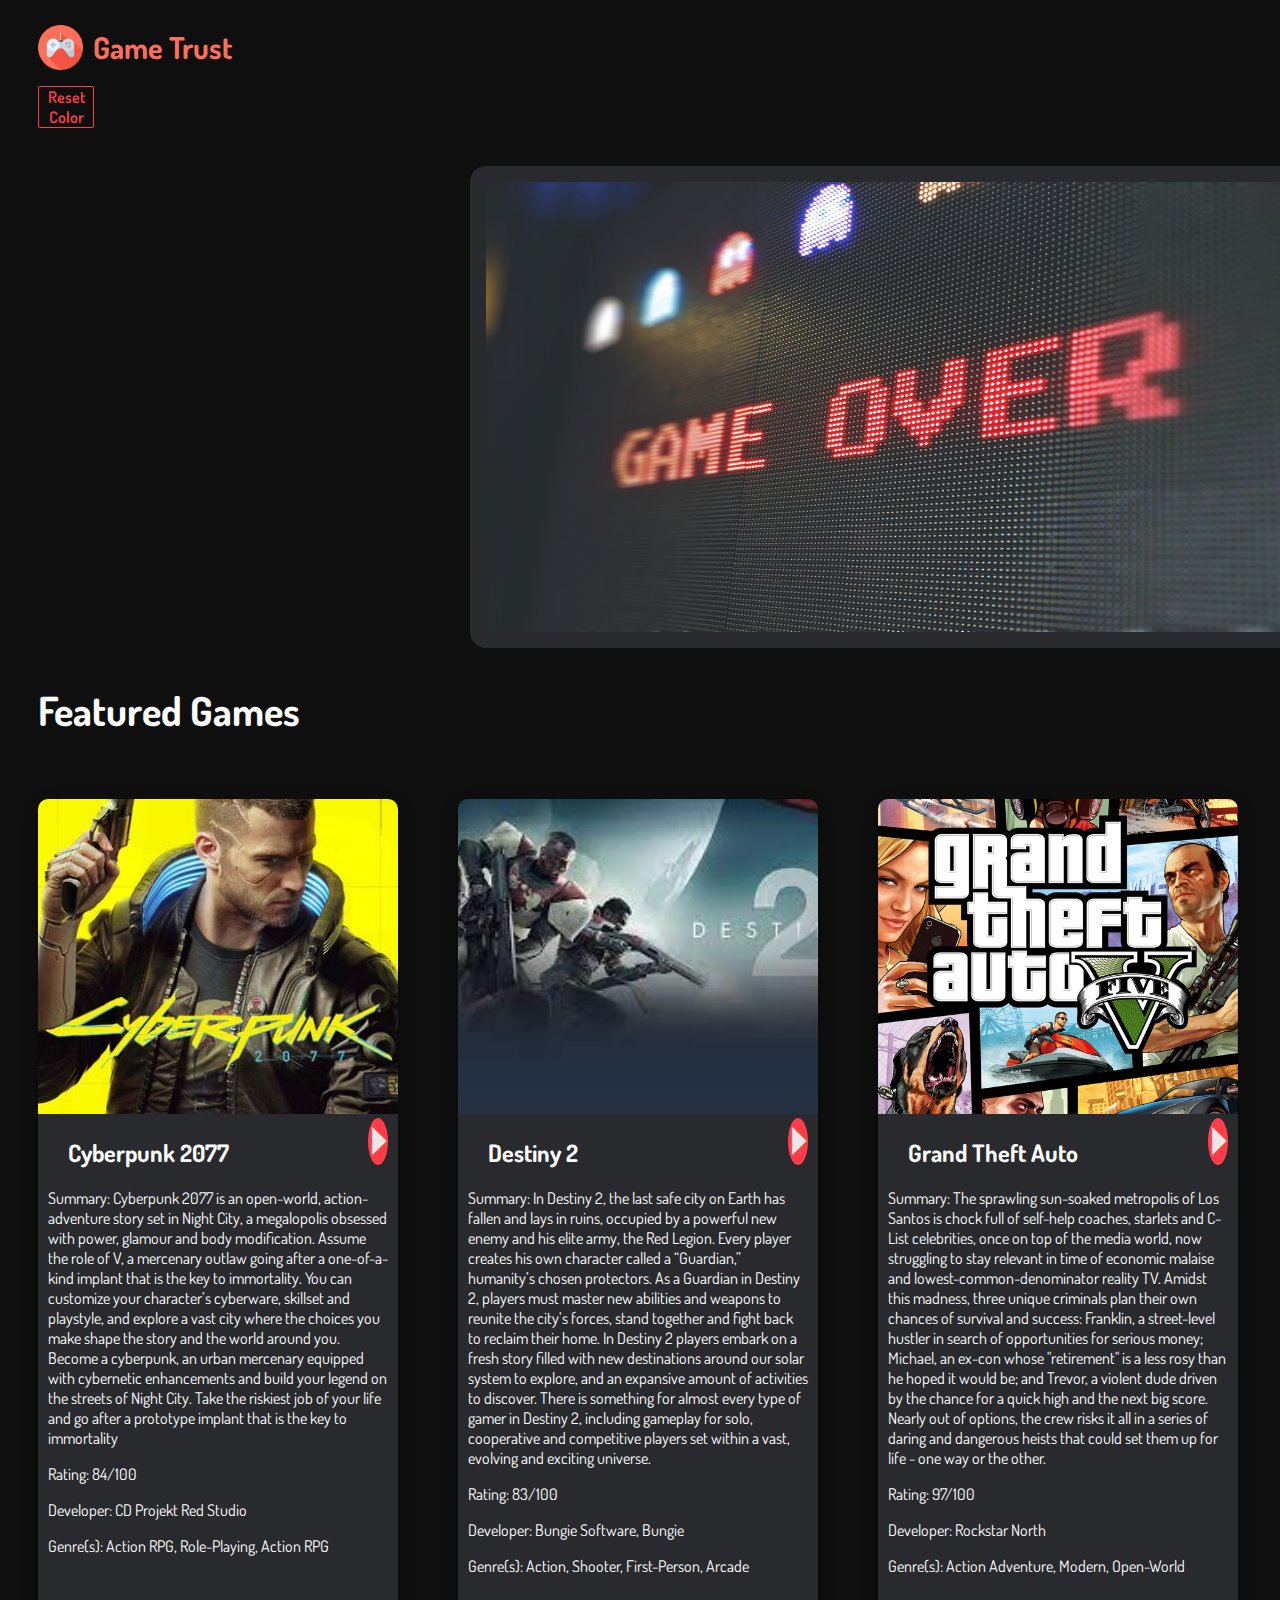
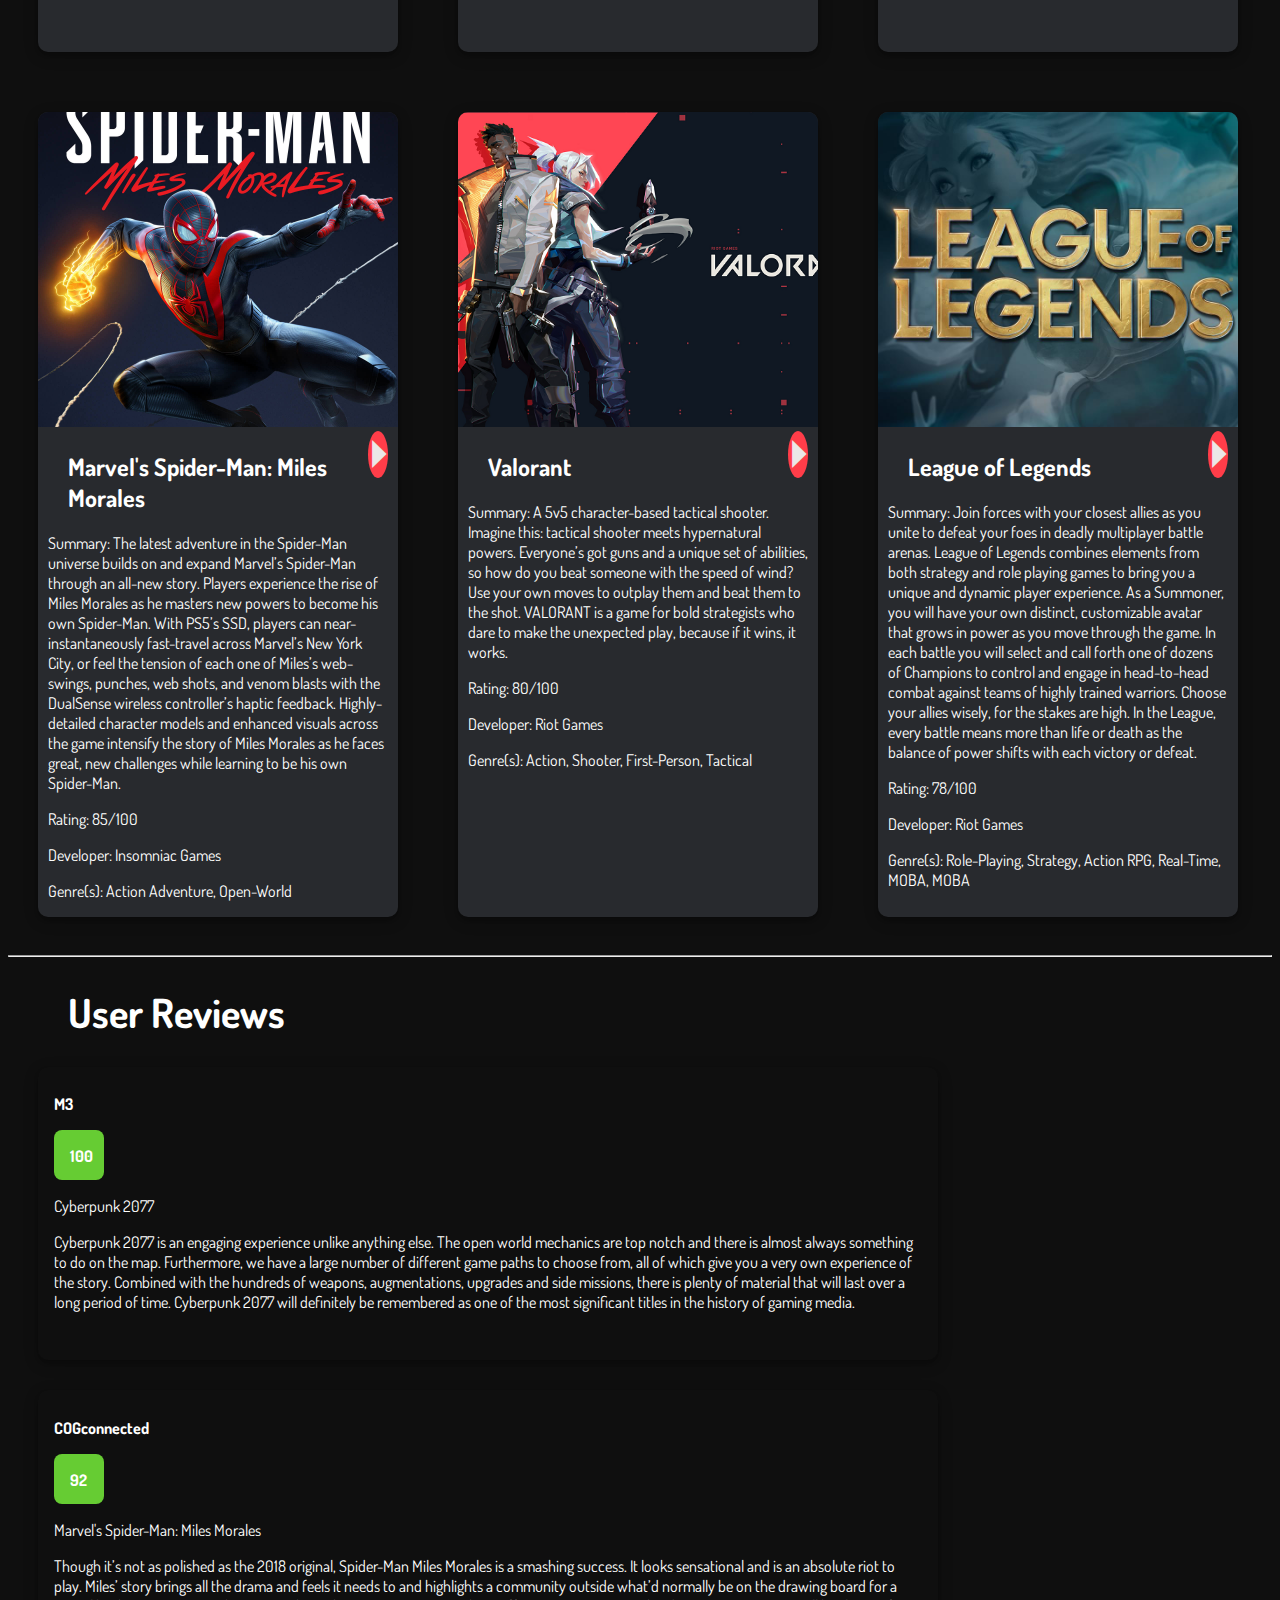
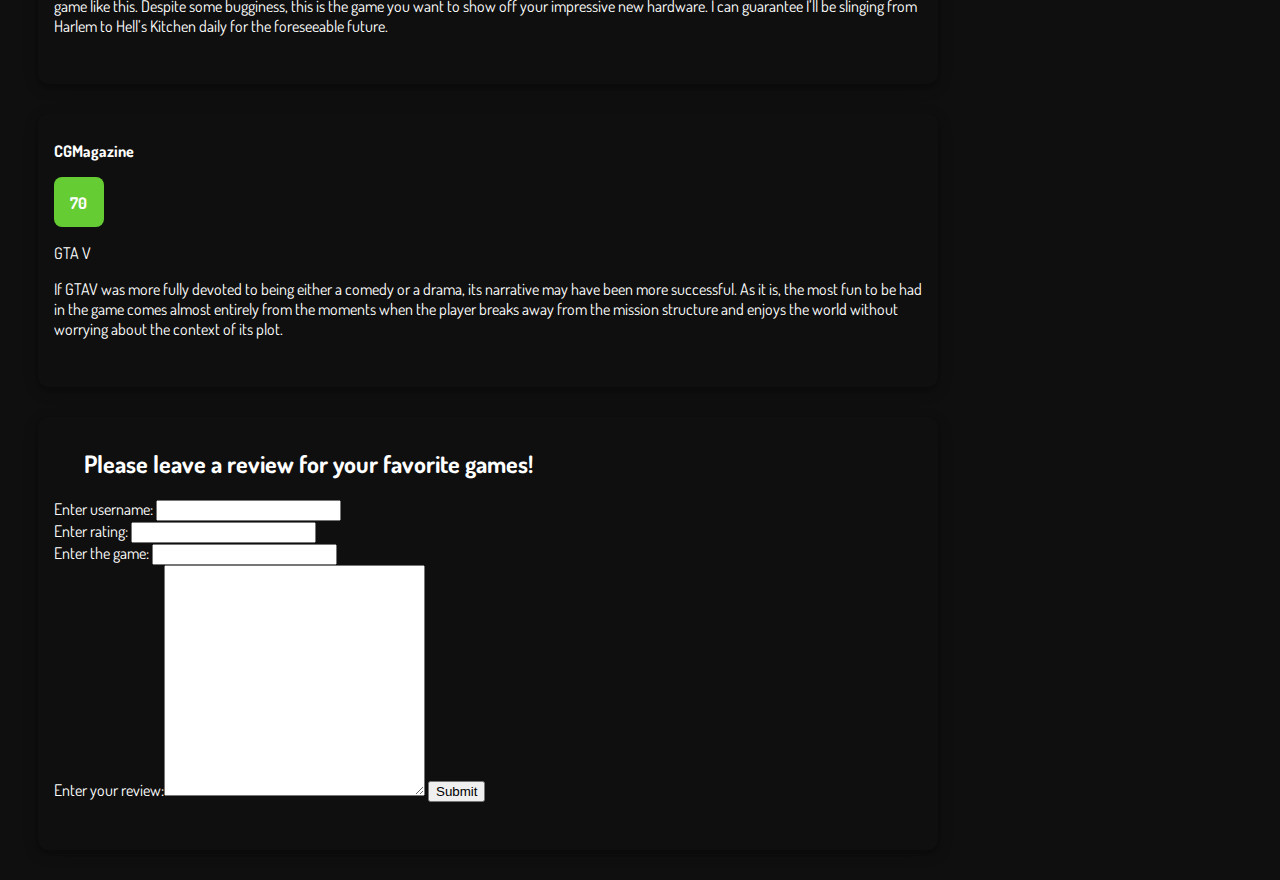
<file: Lab_06/index.html>
<!DOCTYPE html>
<html lang="en">
<head>
    <meta charset="UTF-8">
    <meta http-equiv="X-UA-Compatible" content="IE=edge">
    <meta name="viewport" content="width=device-width, initial-scale=1.0">
    <title>Game Trust</title>
    <link rel="icon" href="game-controller.png">
    <link rel="stylesheet" href="style.css">

    <link rel="preconnect" href="https://fonts.googleapis.com">
    <link rel="preconnect" href="https://fonts.gstatic.com" crossorigin>
    <link href="https://fonts.googleapis.com/css2?family=Dosis:wght@200;300;400;500;600;700;800&family=Teko:wght@300;400;500;600;700&display=swap" rel="stylesheet">

</head>
<body onload="changeBackgroundColor()">
    <!--<div>Icons made by <a href="https://www.flaticon.com/authors/good-ware" title="Good Ware">Good Ware</a> from <a href="https://www.flaticon.com/" title="Flaticon">www.flaticon.com</a></div>-->
<div class="nav-logo">
        <div class="img-logo">
        <img src="game-controller.png" alt="" id="logo">
        <h1>Game Trust</h1>       
 </div>
       </div> 
       <div><a id="reset-color">Reset Color</a></div>

       <div id="partner-container">
        <div id="my-partner">
            <img src="partner-cover.jpg" alt="">
            <div class="overlay">
                <div class="text"><a href="https://cquinn21.github.io/lab4/">Checkout More Games Here</a> </div>
              </div>
        </div>
    </div>
   
    <h2 id="featured-heading">Featured Games</h2>
    <div class="featured-games">
 
        <div class="game_card"><img src="cyberpunk-2077.jpeg" alt="">
            <div class="button_container"><a href="https://www.youtube.com/watch?v=UnA7tepsc7s" target="_blank" rel="noopener noreferrer">&#x23F5</a>
            </div>
            <h2>Cyberpunk 2077</h2>
            <p>Summary: Cyberpunk 2077 is an open-world, action-adventure story set in Night City, a megalopolis obsessed with power, glamour and body modification. Assume the role of V, a mercenary outlaw going after a one-of-a-kind implant that is the key to immortality. You can customize your character’s cyberware, skillset and playstyle, and explore a vast city where the choices you make shape the story and the world around you. Become a cyberpunk, an urban mercenary equipped with cybernetic enhancements and build your legend on the streets of Night City. Take the riskiest job of your life and go after a prototype implant that is the key to immortality</p>
            <p>Rating: 84/100</p>
            <p>Developer: CD Projekt Red Studio</p>
            <p>Genre(s): Action RPG, Role-Playing, Action RPG</p>
        </div>
        

        <div class="game_card">
            <img src="destiny-2.jpg" alt="">
            <div class="button_container"><a href="https://www.youtube.com/watch?v=hdWkpbPTpmE" target="_blank" rel="noopener noreferrer">&#x23F5</a><!-- <button>&#x23F5</button> --></div>
            <h2>Destiny 2</h2>
            <p>Summary: In Destiny 2, the last safe city on Earth has fallen and lays in ruins, occupied by a powerful new enemy and his elite army, the Red Legion. Every player creates his own character called a “Guardian,” humanity’s chosen protectors. As a Guardian in Destiny 2, players must master new abilities and weapons to reunite the city’s forces, stand together and fight back to reclaim their home. In Destiny 2 players embark on a fresh story filled with new destinations around our solar system to explore, and an expansive amount of activities to discover. There is something for almost every type of gamer in Destiny 2, including gameplay for solo, cooperative and competitive players set within a vast, evolving and exciting universe.</p>
            <p>Rating: 83/100</p>
            <p>Developer: Bungie Software, Bungie</p>
            <p>Genre(s): Action, Shooter, First-Person, Arcade</p>  
        </div>
        
        <div class="game_card">
            <img src="gtv-v.jpg" alt="">
            <div class="button_container"><a href="https://www.youtube.com/watch?v=QkkoHAzjnUs" target="_blank" rel="noopener noreferrer">&#x23F5</a></div>
            <h2>Grand Theft Auto</h2>
            <p>Summary: The sprawling sun-soaked metropolis of Los Santos is chock full of self-help coaches, starlets and C-List celebrities, once on top of the media world, now struggling to stay relevant in time of economic malaise and lowest-common-denominator reality TV. Amidst this madness, three unique criminals plan their own chances of survival and success: Franklin, a street-level hustler in search of opportunities for serious money; Michael, an ex-con whose "retirement" is a less rosy than he hoped it would be; and Trevor, a violent dude driven by the chance for a quick high and the next big score. Nearly out of options, the crew risks it all in a series of daring and dangerous heists that could set them up for life - one way or the other.</p>
            <p>Rating: 97/100</p>
            <p>Developer: Rockstar North</p>
            <p>Genre(s): Action Adventure, Modern, Open-World</p>
        </div>
        
        <div class="game_card">
            <img src="skyrim.jpg" alt="">
            <div class="button_container"><a href="https://www.youtube.com/watch?v=JSRtYpNRoN0" target="_blank" rel="noopener noreferrer">&#x23F5</a></div>
            <h2>The Elder Scrolls V: Skyrim</h2>
            <p>Summary: The next chapter in the Elder Scrolls saga arrives from the Bethesda Game Studios. Skyrim reimagines the open-world fantasy epic, bringing to life a complete virtual world open for you to explore any way you choose. Play any type of character you can imagine, and do whatever you want; the legendary freedom of choice, storytelling, and adventure of The Elder Scrolls is realized like never before. Skyrim's new game engine brings to life a complete virtual world with rolling clouds, rugged mountains, bustling cities, lush fields, and ancient dungeons. Choose from hundreds of weapons, spells, and abilities. The new character system allows you to play any way you want and define yourself through your actions. Battle ancient dragons like you've never seen. As Dragonborn, learn their secrets and harness their power for yourself.</p>
            <p>Rating: 94/100</p>
            <p>Developer: Bethesda Game Studios</p>
            <p>Genre(s): Role-Playing, First-Person, First-Person, Western-Style</p>
        </div>
        
        <div class="game_card">
            <img src="spiderman-miles.jpg" alt="">
            <div class="button_container"><a href="https://www.youtube.com/watch?v=NTunTURbyUU" target="_blank" rel="noopener noreferrer">&#x23F5</a></div>
            <h2>Marvel's Spider-Man: Miles Morales</h2>
            <p>Summary: The latest adventure in the Spider-Man universe builds on and expand Marvel’s Spider-Man through an all-new story. Players experience the rise of Miles Morales as he masters new powers to become his own Spider-Man. With PS5’s SSD, players can near-instantaneously fast-travel across Marvel’s New York City, or feel the tension of each one of Miles’s web-swings, punches, web shots, and venom blasts with the DualSense wireless controller’s haptic feedback. Highly-detailed character models and enhanced visuals across the game intensify the story of Miles Morales as he faces great, new challenges while learning to be his own Spider-Man.</p>
            <p>Rating: 85/100 </p>
            <p>Developer: Insomniac Games</p>
            <p>Genre(s): Action Adventure, Open-World</p>
        </div>
        
        <div class="game_card">
            <img src="valorant.png" alt="">
            <div class="button_container"><a href="https://www.youtube.com/watch?v=e_E9W2vsRbQ" target="_blank" rel="noopener noreferrer">&#x23F5</a></div>
            <h2>Valorant</h2>
            <p>Summary: A 5v5 character-based tactical shooter. Imagine this: tactical shooter meets hypernatural powers. Everyone’s got guns and a unique set of abilities, so how do you beat someone with the speed of wind? Use your own moves to outplay them and beat them to the shot. VALORANT is a game for bold strategists who dare to make the unexpected play, because if it wins, it works.</p>
            <p>Rating: 80/100</p>
            <p>Developer: Riot Games</p>
            <p>Genre(s): Action, Shooter, First-Person, Tactical</p> 
        </div>


        <div class="game_card"> 
            <img src="League_of_Legends.jpg" alt="">
            <div class="button_container"><a href="https://www.youtube.com/watch?v=7O21Z6vgtmY" target="_blank" rel="noopener noreferrer">&#x23F5</a></div>
            <h2>League of Legends</h2>
            <p>Summary: Join forces with your closest allies as you unite to defeat your foes in deadly multiplayer battle arenas. League of Legends combines elements from both strategy and role playing games to bring you a unique and dynamic player experience. As a Summoner, you will have your own distinct, customizable avatar that grows in power as you move through the game. In each battle you will select and call forth one of dozens of Champions to control and engage in head-to-head combat against teams of highly trained warriors. Choose your allies wisely, for the stakes are high. In the League, every battle means more than life or death as the balance of power shifts with each victory or defeat.</p>
            <p>Rating: 78/100</p>
            <p>Developer: Riot Games</p>
            <p>Genre(s): Role-Playing, Strategy, Action RPG, Real-Time, MOBA, MOBA</p> 
        </div>
        
    </div>
    <hr>

    <h2 id="review_heading">User Reviews</h2>
    <div class="featured_reviews">

        <div class="review_card">
            <p class="username">M3</p>
            <div class="square_rating"><p class="rating">100</p></div>
            <p class="game">Cyberpunk 2077</p>
            <p class="review">Cyberpunk 2077 is an engaging experience unlike anything else. The open world mechanics are top notch and there is almost always something to do on the map. Furthermore, we have a large number of different game paths to choose from, all of which give you a very own experience of the story. Combined with the hundreds of weapons, augmentations, upgrades and side missions, there is plenty of material that will last over a long period of time. Cyberpunk 2077 will definitely be remembered as one of the most significant titles in the history of gaming media.</p>
        </div>

        <div class="review_card">
            <p class="username">COGconnected</p>
            <div class="square_rating"><p class="rating">92</p></div>
            <p class="game">Marvel's Spider-Man: Miles Morales</p>
            <p class="review">Though it’s not as polished as the 2018 original, Spider-Man Miles Morales is a smashing success. It looks sensational and is an absolute riot to play. Miles’ story brings all the drama and feels it needs to and highlights a community outside what’d normally be on the drawing board for a game like this. Despite some bugginess, this is the game you want to show off your impressive new hardware. I can guarantee I’ll be slinging from Harlem to Hell’s Kitchen daily for the foreseeable future.</p>
        </div>

        <div class="review_card">
            <p class="username">CGMagazine</p>
            <div class="square_rating"><p class="rating">70</p></div>
            <p class="game">GTA V</p>
            <p class="review">If GTAV was more fully devoted to being either a comedy or a drama, its narrative may have been more successful. As it is, the most fun to be had in the game comes almost entirely from the moments when the player breaks away from the mission structure and enjoys the world without worrying about the context of its plot.</p>
        </div>


    <div class="review_card">
    <form id="form">
        <h2>Please leave a review for your favorite games!</h2>
        Enter username: <input type="text" id ="user_username" >
        <br>
        Enter rating: <input type="number" id ="user_rating">
        <br>
        Enter the game: <input type="text" id ="user_game">
        <br>
        Enter your review:<textarea name="user_review" id="user_review" cols="30" rows="15"></textarea>
       
        <input type="button" onclick="showReview()" value="Submit" id="submit-btn"/>
        
    </form>
        <p><span class="username" id="display_username"></span></p>
        <p><span class="square_rating" id="display_rating"></span></p> 
        <p><span id="display_game"></span></p>
        <p><span id ="display_review"></span> </p>
    </div>

</div>

<script src="https://ajax.googleapis.com/ajax/libs/jquery/3.5.1/jquery.min.js"></script>
<script src="app.js"></script>

</body>
</html>
</file>
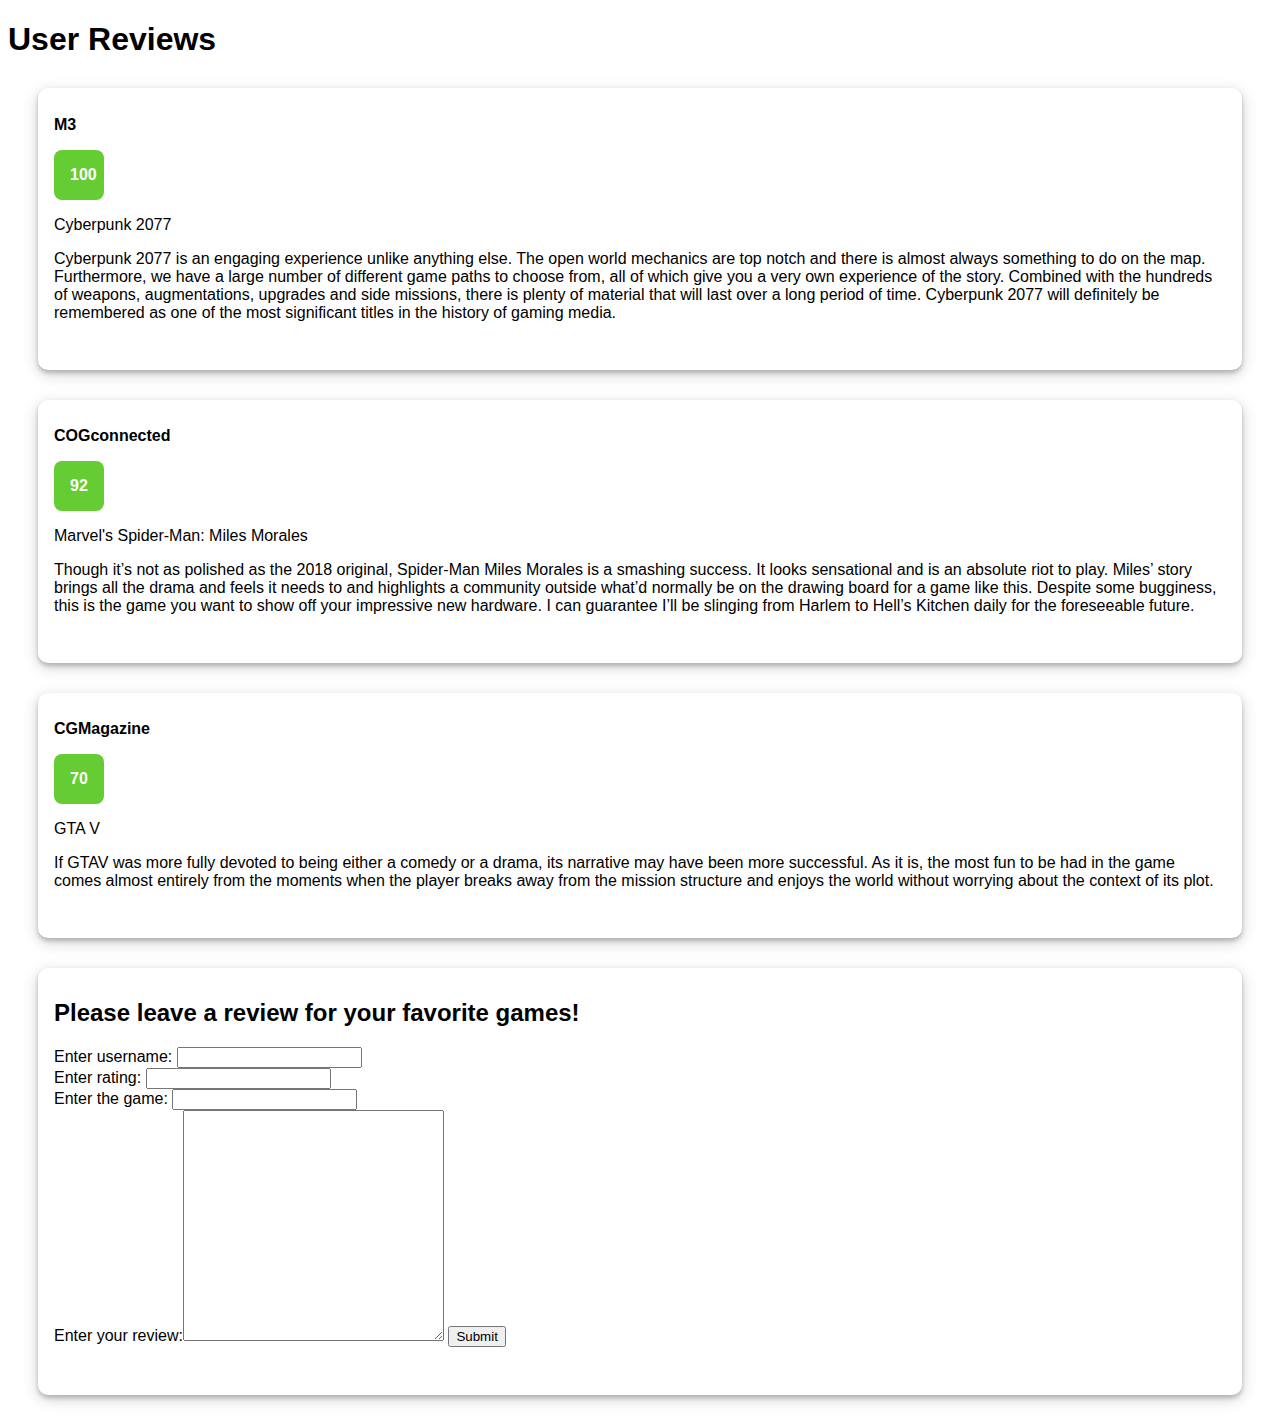
<file: Lab_06/reviews.html>
<!DOCTYPE html>
<html lang="en">
<head>
    <meta charset="UTF-8">
    <meta http-equiv="X-UA-Compatible" content="IE=edge">
    <meta name="viewport" content="width=device-width, initial-scale=1.0">
    <title>Reviews</title>
    <link rel="stylesheet" href="reviews.css">
</head>
<body>
    <h1>User Reviews</h1>
    <div class="featured_reviews">

        <div class="review_card">
            <p class="username">M3</p>
            <div class="square_rating"><p class="rating">100</p></div>
            <p class="game">Cyberpunk 2077</p>
            <p class="review">Cyberpunk 2077 is an engaging experience unlike anything else. The open world mechanics are top notch and there is almost always something to do on the map. Furthermore, we have a large number of different game paths to choose from, all of which give you a very own experience of the story. Combined with the hundreds of weapons, augmentations, upgrades and side missions, there is plenty of material that will last over a long period of time. Cyberpunk 2077 will definitely be remembered as one of the most significant titles in the history of gaming media.</p>
        </div>

        <div class="review_card">
            <p class="username">COGconnected</p>
            <div class="square_rating"><p class="rating">92</p></div>
            <p class="game">Marvel's Spider-Man: Miles Morales</p>
            <p class="review">Though it’s not as polished as the 2018 original, Spider-Man Miles Morales is a smashing success. It looks sensational and is an absolute riot to play. Miles’ story brings all the drama and feels it needs to and highlights a community outside what’d normally be on the drawing board for a game like this. Despite some bugginess, this is the game you want to show off your impressive new hardware. I can guarantee I’ll be slinging from Harlem to Hell’s Kitchen daily for the foreseeable future.</p>
        </div>

        <div class="review_card">
            <p class="username">CGMagazine</p>
            <div class="square_rating"><p class="rating">70</p></div>
            <p class="game">GTA V</p>
            <p class="review">If GTAV was more fully devoted to being either a comedy or a drama, its narrative may have been more successful. As it is, the most fun to be had in the game comes almost entirely from the moments when the player breaks away from the mission structure and enjoys the world without worrying about the context of its plot.</p>
        </div>


    



    <div class="review_card">
    <form id="form">
        <h2>Please leave a review for your favorite games!</h2>
        Enter username: <input type="text" id ="user_username" >
        <br>
        Enter rating: <input type="number" id ="user_rating">
        <br>
        Enter the game: <input type="text" id ="user_game">
        <br>
        Enter your review:<textarea name="user_review" id="user_review" cols="30" rows="15"></textarea>
       
        <input type="button" onclick="showReview()" value="Submit" id="submit-btn"/>
        
    </form>
        <p><span id="display_username"></span></p>
        <p><span class="square_rating" id="display_rating"></span></p> 
        <p><span id="display_game"></span></p>
        <p><span id ="display_review"></span> </p>
    </div>

</div>

<script src="https://ajax.googleapis.com/ajax/libs/jquery/3.5.1/jquery.min.js"></script>
<script src="app.js"></script>
</body>
</html>
</file>
<file: Lab_06/style.css>
body {
    background-color: #0f0f0f;
    color: #fff;
}


#logo {
    max-width: 5vh;
    display: flex;
   
}


.img-logo {
    display: flex;
    align-items: center; 
    padding-left: 30px;
    flex-direction: row;   
    
}


.img-logo h1 {
    font-size: 30px;
    padding-left: 10px;
    font-family: 'Dosis', sans-serif;
    color: #fc6f58;
    
}

.nav-logo {
   display: flex; 
   flex-direction: row;
   
}

#partner-container {
    padding: 12px;
    width: 100vh;
    height: 50vh;
    border-radius: 1em;
    position: relative;
    
}


#my-partner img {
    position: absolute;
    top: 8%;
    left: 50%;
    margin: 0;
    width: 100vh;
    height: 50vh;
    border-radius: 1em;
    border: 1em solid rgb(40, 42, 46);

}

.overlay {
    position: absolute;
    padding: 0;
    top: 10%;
    bottom: 0;
    left: 51%;
    right: 0;
    margin: 0;
    height: 51vh;
    width: 101vh;
    opacity: 0;
    transition: .5s ease;
    background-color: rgb(40, 42, 46);
  }

#partner-container:hover .overlay {
    opacity: 75%;
  }

.text a {
    color: white;
    font-size: 20px;
    position: absolute;
    top: 50%;
    left: 50%;
    -webkit-transform: translate(-50%, -50%);
    -ms-transform: translate(-50%, -50%);
    transform: translate(-50%, -50%);
    text-align: center;
    opacity: 75%;
    font-family: 'Dosis', sans-serif;
    font-weight: 700;
    font-size: 3em;
    text-decoration: none;

  }


#reset-color {
    display:inline-block;
    justify-content: center;
    padding:0;
    border:0.1em solid #FF3D49;;
    margin-left: 30px;
    border-radius:0.12em;
    box-sizing: border-box;
    text-decoration:none;
    font-family:'Dosis', sans-serif;
    font-weight:600;
    color:#FF3D49;;
    text-align:center;
    transition: all 0.2s; 
    width:  3.5em;;
}

#reset-color:hover{
    color:#fd0010;
    background-color:#d3d3d3;
    }

h2 {
    padding-left: 30px;
    font-family: 'Dosis', sans-serif;
}

#featured-heading {
    font-family: 'Dosis', sans-serif;
    font-size: 40px;
    padding-left: 30px;
    padding-top: 50px;
}


.featured-games img {
    object-fit: cover;
    width: 40vh;
    height: 35vh;
    border-top-left-radius: 10px;
    border-top-right-radius: 10px;
}


.featured-games {
    display: grid;
    grid-template-columns: 1fr 1fr 1fr 1fr;
    max-width: 20vh;
}

.game_card{
    background-color: #282A2E;
    padding: 0 !important;
    max-width: 40vh;
    margin:30px; 
    border-radius: 10px;
    box-shadow: 0 3px 4px 0 rgba(0, 0, 0, 0.2), 0 4px 15px 0 rgba(0, 0, 0, 0.19);
    
    
  }

.game_card p {
    padding-left: 10px;
    padding-right: 10px;
    font-family: 'Dosis', sans-serif;
  }


.game_card a {
    border-radius: 100%;
    border: none;
    background-color: #FF3D49;
    font-size: 40px;
    text-align: center;
    color: rgb(235, 231, 231);
    margin: auto;
    cursor: pointer;
    float: right;
    text-decoration: none;

}

.button_container {
    padding-right: 10px;  
}

.button_container a:hover {
    background-color: #fd0010;
}
/* Review */


h1 {
    font-family: 'Dosis', sans-serif;
    color: #000;
}


#review_heading {
    margin:30px;
    font-size: 2.5em; 
}

.featured-review {
    max-width: 100%;
}


.review_card{
    padding-top: 0.7em;
    padding-bottom: 2em;
    max-width: 100vh;
    margin:30px; 
    border-radius: 10px;
    box-shadow: 0 3px 4px 0 rgba(0, 0, 0, 0.2), 0 4px 15px 0 rgba(0, 0, 0, 0.19);
}

.review_card p {
    padding-left: 1em;
    padding-right: 1em;
    font-family: 'Dosis', sans-serif;
}

.square_rating {
    display: inline-block;
    justify-content: center;
    height: 50px;
    width: 50px;
    background-color: #6c3;
    margin-left: 1em;
    border-radius: 0.5em;

}

.rating  {
    color: #fff;
    font-weight: bold;
}

form {
    font-family: 'Dosis', sans-serif;
    padding-left: 1em;
}



#display_rating {
    display: flex;
    justify-content: center;
    align-items: center;
    height: 50px;
    width: 50px;
    background-color: #6c3;
    border-radius: 0.5em;
    color: #fff;
    font-weight: bold;
    text-align: center;
    margin-left: 0em !important;
    
}

.username {
    font-weight: 700;
}

/* iPhone 6/7/8 size screen */
@media only screen 
  and (min-device-width: 320px) 
  and (max-device-width: 480px)
  and (-webkit-min-device-pixel-ratio: 2) {

    #logo {
        max-width: 4vh;
        display: flex;
       
    }

    #partner-container {
        padding: 0px;
        width: 100vh;
        height: 50vh;
        border-radius: 1em;
        position: relative;
        
    }
    
    
    #my-partner img {
        position: absolute;
        top: 0%;
        left: 0%;
        margin: 0;
        width: 70vh;
        height: 40vh;
        border-radius: 1em;
        border: 1em solid rgb(40, 42, 46);

    }

    .overlay {
        position: absolute;
        padding: 0;
        top: 0%;
        bottom: 0;
        left: 0%;
        right: 0;
        margin: 0;
        height: 43vh;
        width: 73vh;
        opacity: 0;
        transition: .5s ease;
        background-color: rgb(40, 42, 46);
        }
        
    #partner-container:hover .overlay {
        opacity: 75%;
        }
        
    .text a {
        color: white;
        font-size: 20px;
        position: absolute;
        top: 50%;
        left: 50%;
        -webkit-transform: translate(-50%, -50%);
        -ms-transform: translate(-50%, -50%);
        transform: translate(-50%, -50%);
        text-align: center;
        opacity: 75%;
        font-family: 'Dosis', sans-serif;
        font-weight: 700;
        font-size: 3em;
        text-decoration: none;
        
          }
    
 

    .featured-games img {
        object-fit: cover;
        width: 40vh;
        height: 35vh;
        border-top-left-radius: 10px;
        border-top-right-radius: 10px;
    }


    .featured-games {
        display: grid;
        grid-template-columns: 1fr 1fr;
        flex-wrap: wrap;
        align-content: center;


        
    }  
    
    .game_card{
        padding: 0;
        width: 60vh;
        margin:20px; 
        border-radius: 10px;
        box-shadow: 0 3px 4px 0 rgba(0, 0, 0, 0.2), 0 4px 15px 0 rgba(0, 0, 0, 0.19);
        
      }

}



/* iPad size screen */
@media only screen 
  and (min-device-width: 768px) 
  and (max-device-width: 1024px) 
  and (-webkit-min-device-pixel-ratio: 1) {
    #logo {
        max-width: 4vh;
        display: flex;
       
    }   

    .featured-games img {
        object-fit: cover;
        width: 30vh;
        height: 35vh;
        border-top-left-radius: 10px;
        border-top-right-radius: 10px;
    }


    .featured-games {
        display: grid;
        grid-template-columns: 1fr 1fr;
        max-width: 10vh;
        
    }  

    
    
    .game_card{
        padding: 12px;
        width: 30vh;
        margin:30px; 
        border-radius: 10px;
        box-shadow: 0 3px 4px 0 rgba(0, 0, 0, 0.2), 0 4px 15px 0 rgba(0, 0, 0, 0.19);
      }


      #partner-container {
        padding: 0px;
        width: 100vh;
        height: 50vh;
        border-radius: 1em;
        position: relative;
        
    }
    
    
    #my-partner img {
        position: absolute;
        top: 0%;
        left: 0%;
        margin: 0;
        width: 50vh;
        height: 40vh;
        border-radius: 1em;
        border: 1em solid rgb(40, 42, 46);

    }

    .overlay {
        position: absolute;
        padding: 0;
        top: 0%;
        bottom: 0;
        left: 0%;
        right: 0;
        margin: 0;
        height: 42vh;
        width: 52vh;
        opacity: 0;
        transition: .5s ease;
        background-color: rgb(40, 42, 46);
        }
        
        #partner-container:hover .overlay {
            opacity: 75%;
          }
        
        .text a {
            color: white;
            font-size: 20px;
            position: absolute;
            top: 50%;
            left: 50%;
            -webkit-transform: translate(-50%, -50%);
            -ms-transform: translate(-50%, -50%);
            transform: translate(-50%, -50%);
            text-align: center;
            opacity: 75%;
            font-family: 'Dosis', sans-serif;
            font-weight: 700;
            font-size: 3em;
            text-decoration: none;
        
          }
}
</file>
<file: Lab_06/reviews.css>
h1 {
    font-family: 'Dosis', sans-serif;
    color: #000;
}

.featured-review {
    display: grid;
    grid-template-columns: 1fr 1fr 1fr 1fr;
    max-width: 100%;
}


.review_card{
    padding-top: 0.7em;
    padding-bottom: 2em;
    max-width: 300vh;
    margin:30px; 
    border-radius: 10px;
    box-shadow: 0 3px 4px 0 rgba(0, 0, 0, 0.2), 0 4px 15px 0 rgba(0, 0, 0, 0.19);
}

.review_card p {
    padding-left: 1em;
    padding-right: 1em;
    font-family: 'Dosis', sans-serif;
}

.square_rating {
    display: inline-block;
    justify-content: center;
    height: 50px;
    width: 50px;
    background-color: #6c3;
    margin-left: 1em;
    border-radius: 0.5em;

}

.rating  {
    color: #fff;
    font-weight: bold;
}

form {
    font-family: 'Dosis', sans-serif;
    padding-left: 1em;
}



#display_rating {
    display: flex;
    justify-content: center;
    align-items: center;
    height: 50px;
    width: 50px;
    background-color: #6c3;
    border-radius: 0.5em;
    color: #fff;
    font-weight: bold;
    text-align: center;
    
}

.username {
    font-weight: 700;
}
</file>
